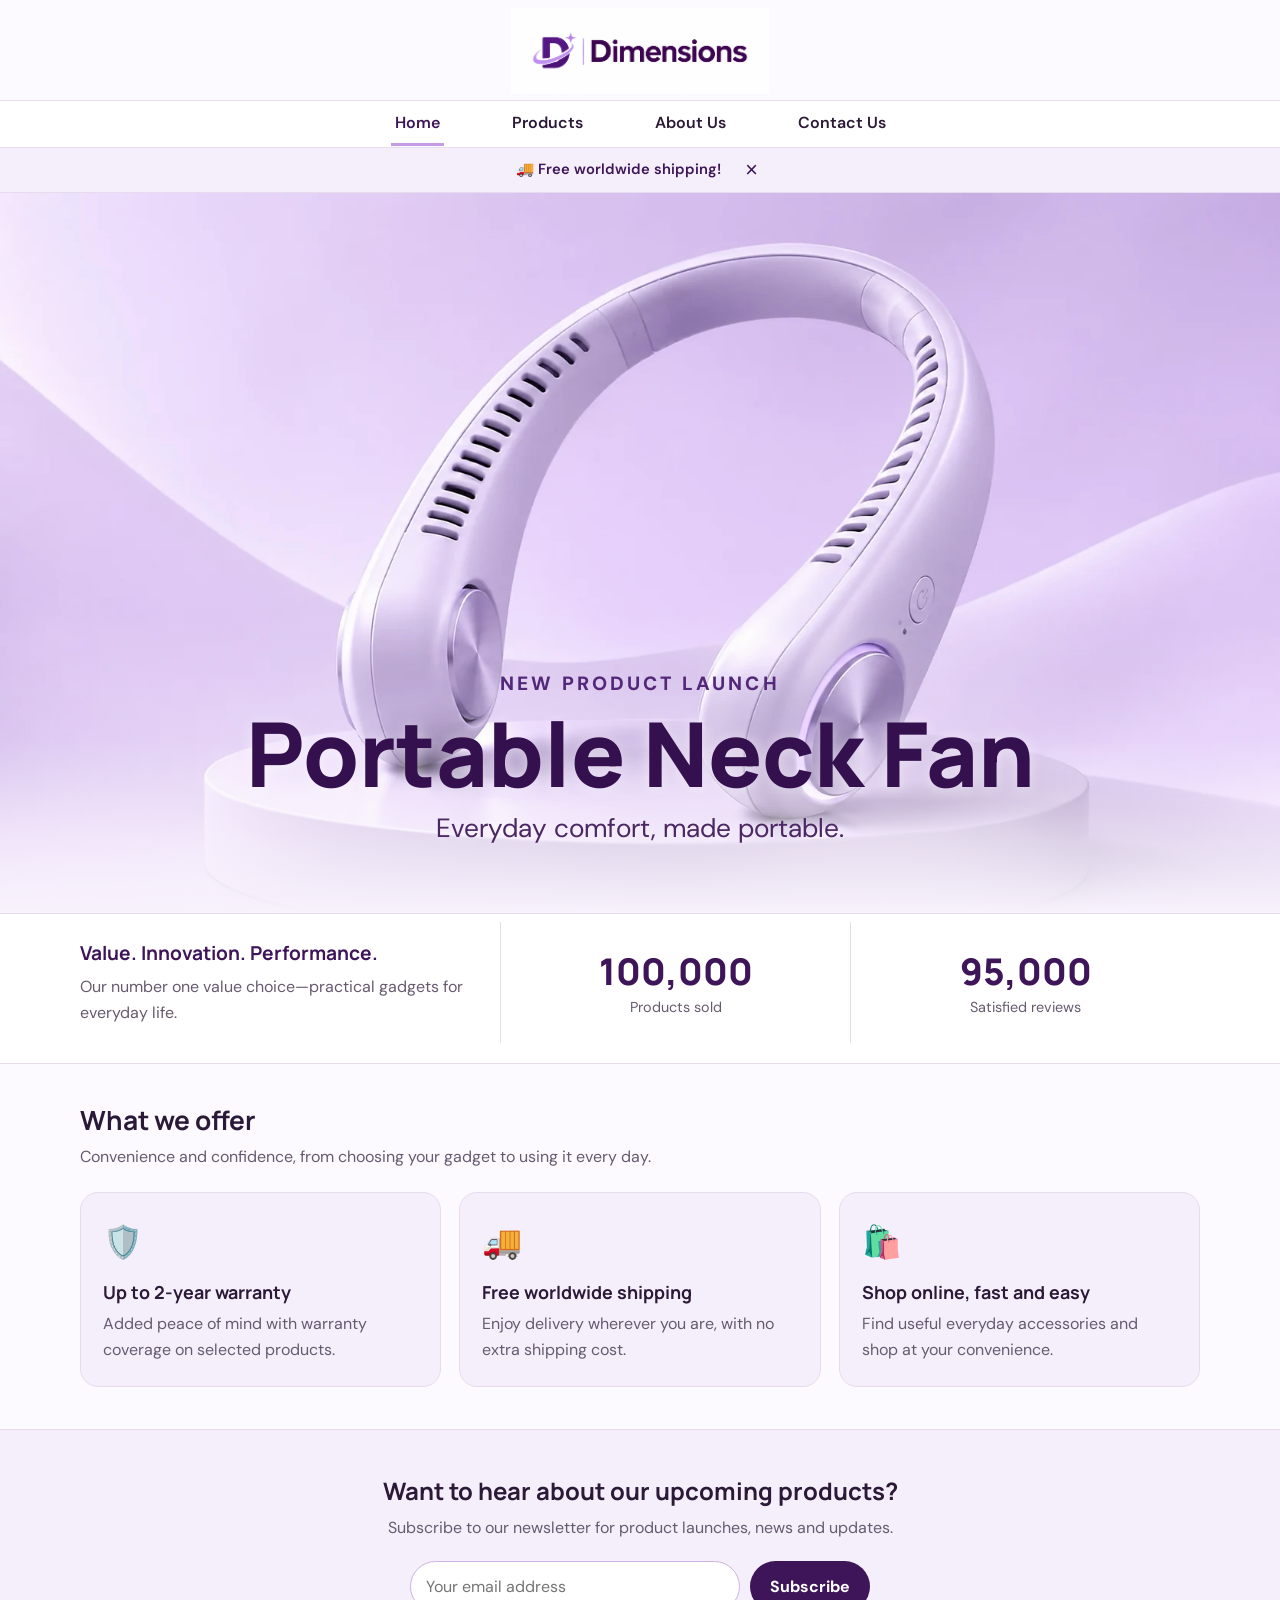
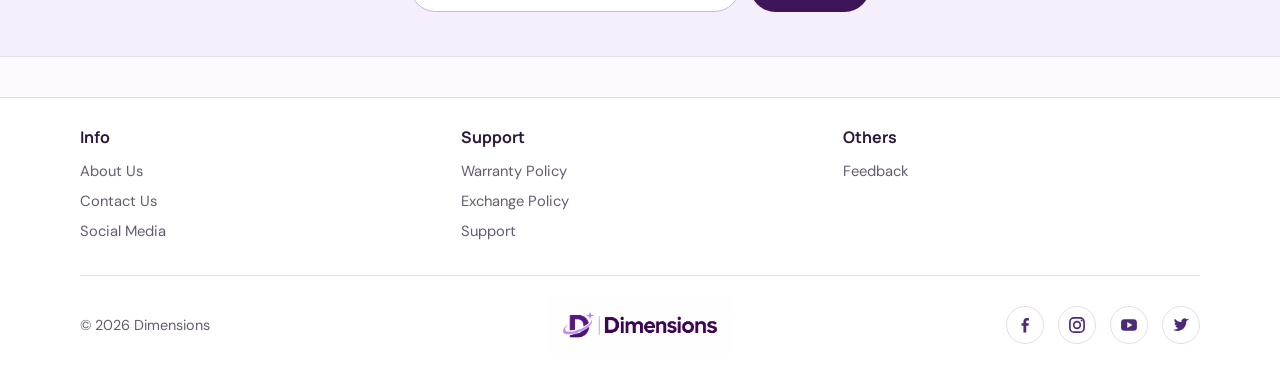
<file: index.html>
<!DOCTYPE html>
<html lang="en">
   <head>
      <meta charset="utf-8"/>
      <meta content="width=device-width, initial-scale=1" name="viewport"/>
      <title>Home | Dimensions</title>
      <meta content="Dimensions everyday technology and accessories." name="description"/>
      <link href="style.css" rel="stylesheet"/>
   </head>
   <body>
      <header class="brand-header container">
         <a aria-label="Dimensions home" href="index.html"><img alt="Dimensions logo" class="brand-logo" src="Images/Logos/dimensions-logo.webp"/></a>
      </header>

      <nav aria-label="Main navigation" class="nav">
         <div class="nav-inner container">
            <a class="active" href="index.html">Home</a>
            <a class="" href="products.html">Products</a>
            <a class="" href="aboutus.html">About Us</a>
            <a class="" href="contactus.html">Contact Us</a>
         </div>
      </nav>
      <div class="shipping" id="shipping-banner">
         <span class="shipping-message">🚚 Free worldwide shipping!</span>
         <button aria-label="Close shipping announcement" class="shipping-close" onclick="document.getElementById(&#x27;shipping-banner&#x27;).remove()" type="button">×</button>
      </div>
      <main>
         <section class="featured-product">
            <div class="featured-hero">
               <img alt="Featured lavender portable neck fan" class="featured-hero-image" src="Images/Heroes/featured-neck-fan.webp"/>
               <div class="featured-hero-overlay">
                  <span class="eyebrow">NEW PRODUCT LAUNCH</span>
                  <h1>Portable Neck Fan</h1>
                  <p>Everyday comfort, made portable.</p>
               </div>
            </div>
         </section>

         <section aria-label="Dimensions highlights" class="home-stats">
            <div class="home-stats-inner container">
               <div class="stat-intro">
                  <strong>Value. Innovation. Performance.</strong>
                  <p>Our number one value choice—practical gadgets for everyday life.</p>
               </div>
               <div class="stat">
                  <strong>100,000</strong>
                  <span>Products sold</span>
               </div>
               <div class="stat">
                  <strong>95,000</strong>
                  <span>Satisfied reviews</span>
               </div>
            </div>
         </section>

         <section class="offer-section container">
            <h2>What we offer</h2>
            <p class="offer-intro">Convenience and confidence, from choosing your gadget to using it every day.</p>
            <div class="offer-grid">
               <article class="offer-card">
                  <div class="offer-icon">🛡️</div>
                  <h3>Up to 2-year warranty</h3>
                  <p>Added peace of mind with warranty coverage on selected products.</p>
               </article>

               <article class="offer-card">
                  <div class="offer-icon">🚚</div>
                  <h3>Free worldwide shipping</h3>
                  <p>Enjoy delivery wherever you are, with no extra shipping cost.</p>
               </article>

               <article class="offer-card">
                  <div class="offer-icon">🛍️</div>
                  <h3>Shop online, fast and easy</h3>
                  <p>Find useful everyday accessories and shop at your convenience.</p>
               </article>
            </div>
         </section>

         <section class="newsletter">
            <h2>Want to hear about our upcoming products?</h2>
            <p>Subscribe to our newsletter for product launches, news and updates.</p>
            <form class="newsletter-form" onsubmit="event.preventDefault(); alert(&#x27;Thanks for subscribing!&#x27;);">
               <input aria-label="Your email address" placeholder="Your email address" required="" type="email"/>
               <button type="submit">Subscribe</button>
            </form>
         </section>
      </main>

      <footer class="footer">
         <div class="footer-main container">
            <div>
               <h3>Info</h3>
               <ul>
                  <li>
                     <a href="aboutus.html">About Us</a>
                  </li>
                  <li>
                     <a href="contactus.html">Contact Us</a>
                  </li>
                  <li>
                     <a href="#">Social Media</a>
                  </li>
               </ul>
            </div>
            <div>
               <h3>Support</h3>
               <ul>
                  <li>
                     <a href="#">Warranty Policy</a>
                  </li>
                  <li>
                     <a href="#">Exchange Policy</a>
                  </li>
                  <li>
                     <a href="#">Support</a>
                  </li>
               </ul>
            </div>
            <div>
               <h3>Others</h3>
               <ul>
                  <li>
                     <a href="#">Feedback</a>
                  </li>
               </ul>
            </div>
         </div>
         <div class="footer-bottom container">
            <div class="copyright">© 2026 Dimensions</div>
            <div class="footer-logo">
               <img alt="Dimensions logo" src="Images/Logos/dimensions-logo.webp"/>
            </div>
            <div aria-label="Social media links" class="socials">
               <a aria-label="Facebook" href="#"><img alt="Facebook" src="Images/Logos/facebook.svg"/></a>
               <a aria-label="Instagram" href="#"><img alt="Instagram" src="Images/Logos/instagram.svg"/></a>
               <a aria-label="YouTube" href="#"><img alt="YouTube" src="Images/Logos/youtube.svg"/></a>
               <a aria-label="Twitter" href="#"><img alt="Twitter" src="Images/Logos/twitter.svg"/></a>
            </div>
         </div>
      </footer>
   </body>
</html>
</file>
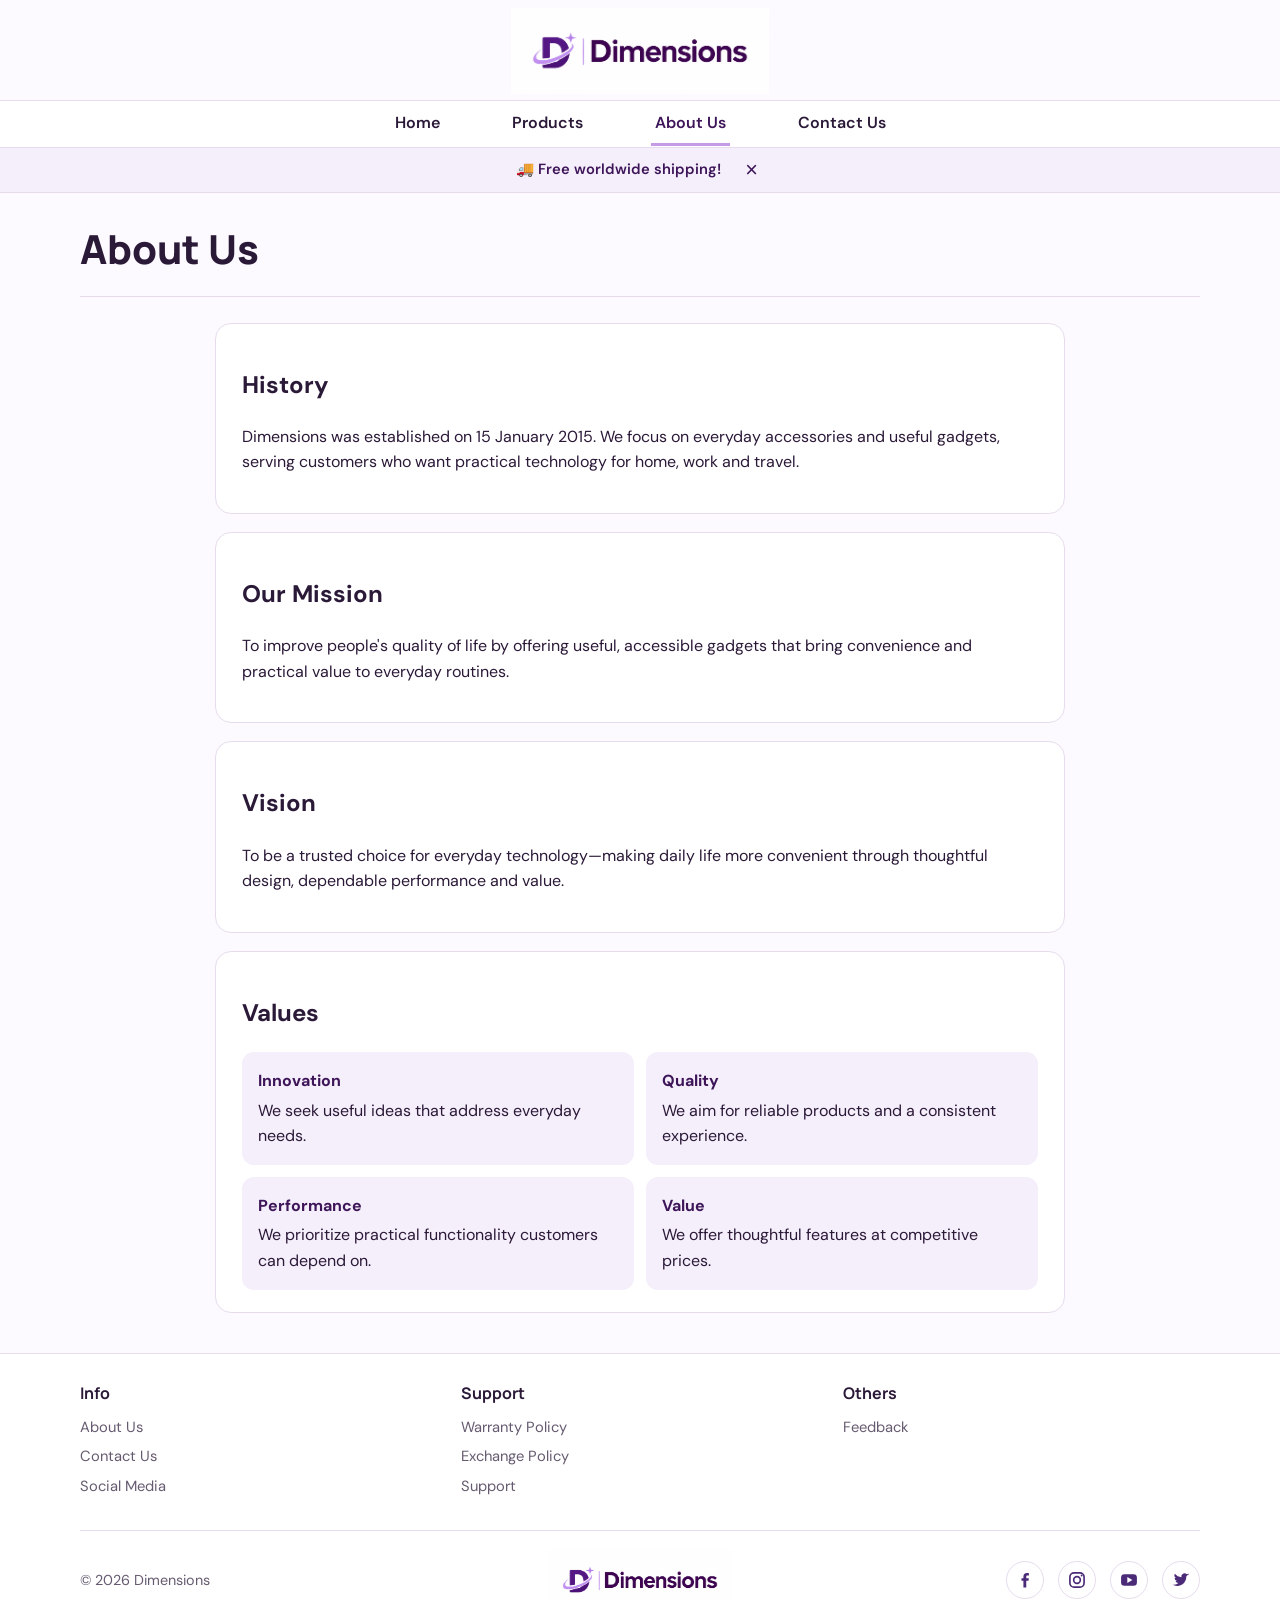
<file: aboutus.html>
<!DOCTYPE html>
<html lang="en">
   <head>
      <meta charset="utf-8"/>
      <meta content="width=device-width, initial-scale=1" name="viewport"/>
      <title>About Us | Dimensions</title>
      <meta content="Dimensions everyday technology and accessories." name="description"/>
      <link href="style.css" rel="stylesheet"/>
   </head>
   <body>
      <header class="brand-header container">
         <a aria-label="Dimensions home" href="index.html"><img alt="Dimensions logo" class="brand-logo" src="Images/Logos/dimensions-logo.webp"/></a>
      </header>

      <nav aria-label="Main navigation" class="nav">
         <div class="nav-inner container">
            <a class="" href="index.html">Home</a>
            <a class="" href="products.html">Products</a>
            <a class="active" href="aboutus.html">About Us</a>
            <a class="" href="contactus.html">Contact Us</a>
         </div>
      </nav>
      <div class="shipping" id="shipping-banner">
         <span class="shipping-message">🚚 Free worldwide shipping!</span>
         <button aria-label="Close shipping announcement" class="shipping-close" onclick="document.getElementById(&#x27;shipping-banner&#x27;).remove()" type="button">×</button>
      </div>
      <main>
         <div class="container">
            <div class="page-title">
               <h1>About Us</h1>
            </div>
            <div class="about-content">
               <section class="about-block">
                  <h2>History</h2>
                  <p>Dimensions was established on 15 January 2015. We focus on everyday accessories and useful gadgets, serving customers who want practical technology for home, work and travel.</p>
               </section>

               <section class="about-block">
                  <h2>Our Mission</h2>
                  <p>To improve people's quality of life by offering useful, accessible gadgets that bring convenience and practical value to everyday routines.</p>
               </section>

               <section class="about-block">
                  <h2>Vision</h2>
                  <p>To be a trusted choice for everyday technology—making daily life more convenient through thoughtful design, dependable performance and value.</p>
               </section>

               <section class="about-block">
                  <h2>Values</h2>
                  <div class="values-list">
                     <div class="value"><strong>Innovation</strong> We seek useful ideas that address everyday needs.</div>
                     <div class="value"><strong>Quality</strong> We aim for reliable products and a consistent experience.</div>
                     <div class="value"><strong>Performance</strong> We prioritize practical functionality customers can depend on.</div>
                     <div class="value"><strong>Value</strong> We offer thoughtful features at competitive prices.</div>
                  </div>
               </section>
            </div>
         </div>
      </main>

      <footer class="footer">
         <div class="footer-main container">
            <div>
               <h3>Info</h3>
               <ul>
                  <li>
                     <a href="aboutus.html">About Us</a>
                  </li>
                  <li>
                     <a href="contactus.html">Contact Us</a>
                  </li>
                  <li>
                     <a href="#">Social Media</a>
                  </li>
               </ul>
            </div>
            <div>
               <h3>Support</h3>
               <ul>
                  <li>
                     <a href="#">Warranty Policy</a>
                  </li>
                  <li>
                     <a href="#">Exchange Policy</a>
                  </li>
                  <li>
                     <a href="#">Support</a>
                  </li>
               </ul>
            </div>
            <div>
               <h3>Others</h3>
               <ul>
                  <li>
                     <a href="#">Feedback</a>
                  </li>
               </ul>
            </div>
         </div>
         <div class="footer-bottom container">
            <div class="copyright">© 2026 Dimensions</div>
            <div class="footer-logo">
               <img alt="Dimensions logo" src="Images/Logos/dimensions-logo.webp"/>
            </div>
            <div aria-label="Social media links" class="socials">
               <a aria-label="Facebook" href="#"><img alt="Facebook" src="Images/Logos/facebook.svg"/></a>
               <a aria-label="Instagram" href="#"><img alt="Instagram" src="Images/Logos/instagram.svg"/></a>
               <a aria-label="YouTube" href="#"><img alt="YouTube" src="Images/Logos/youtube.svg"/></a>
               <a aria-label="Twitter" href="#"><img alt="Twitter" src="Images/Logos/twitter.svg"/></a>
            </div>
         </div>
      </footer>
   </body>
</html>
</file>
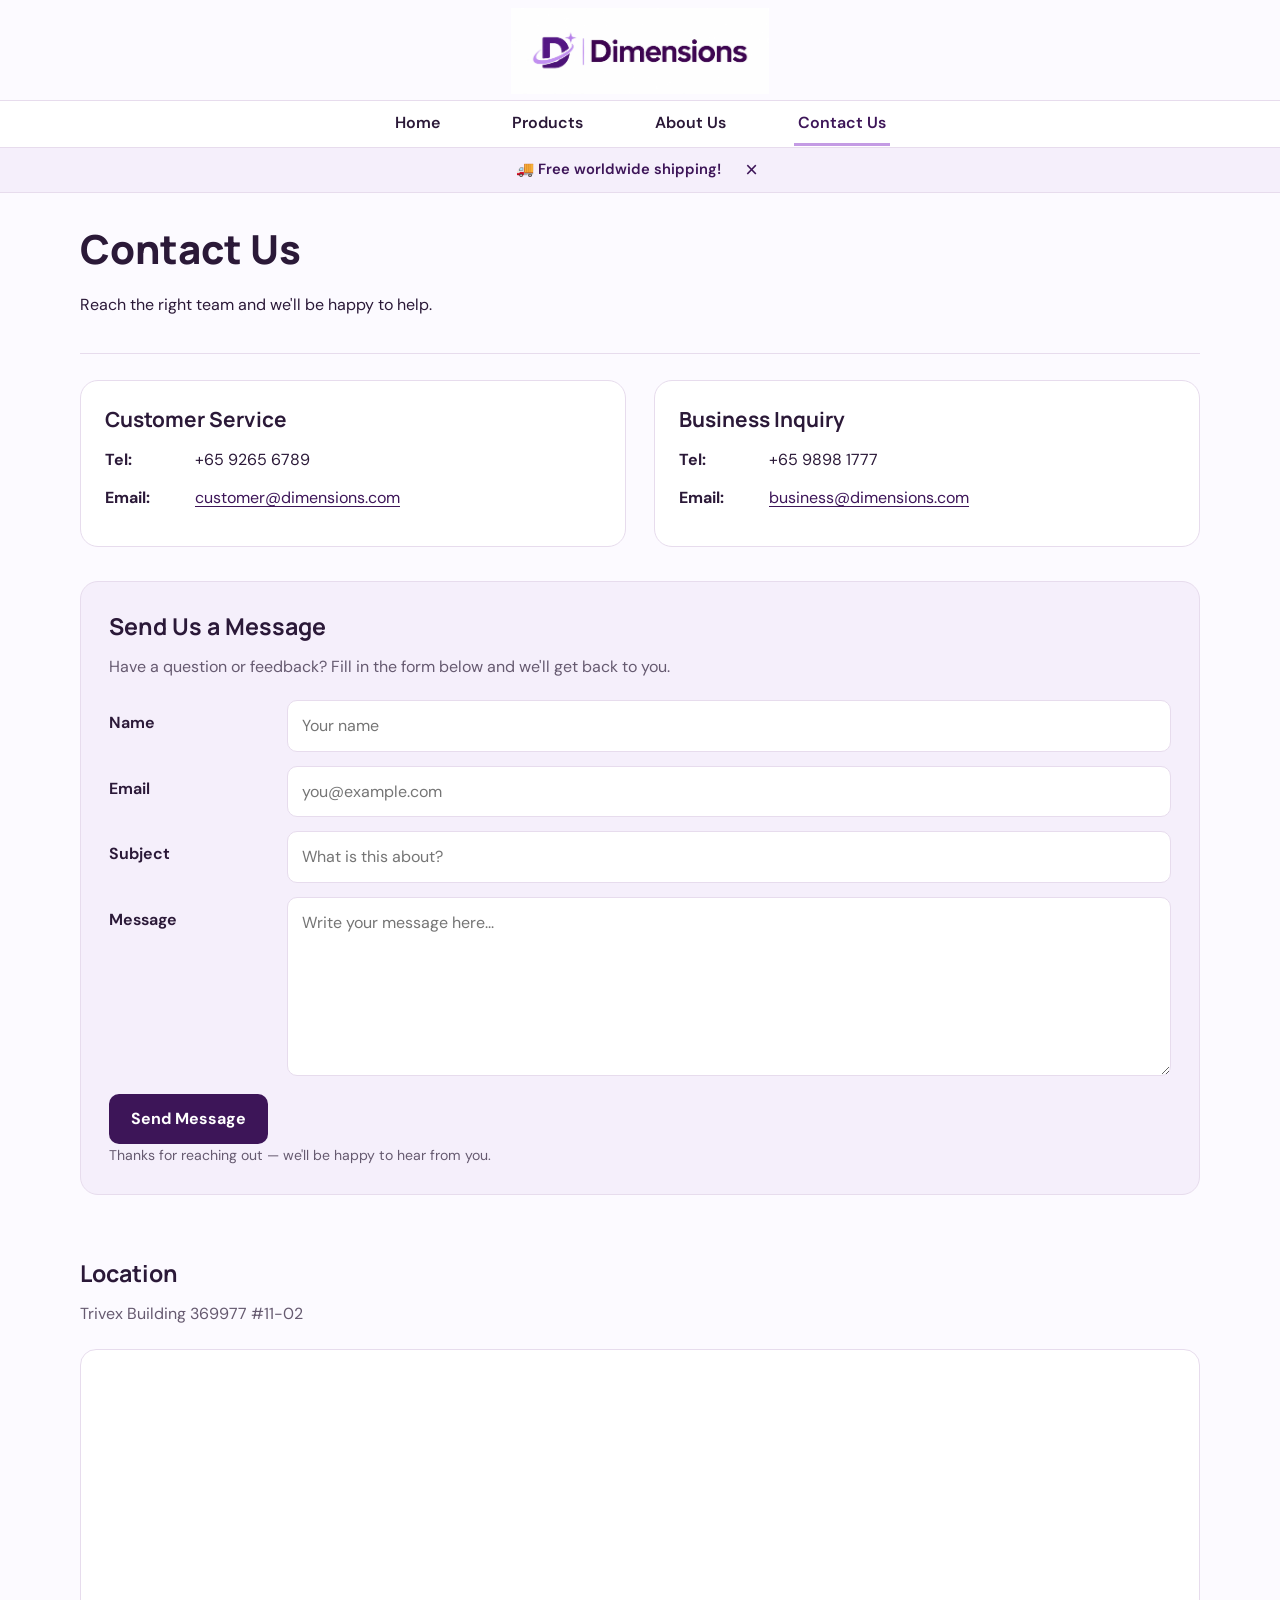
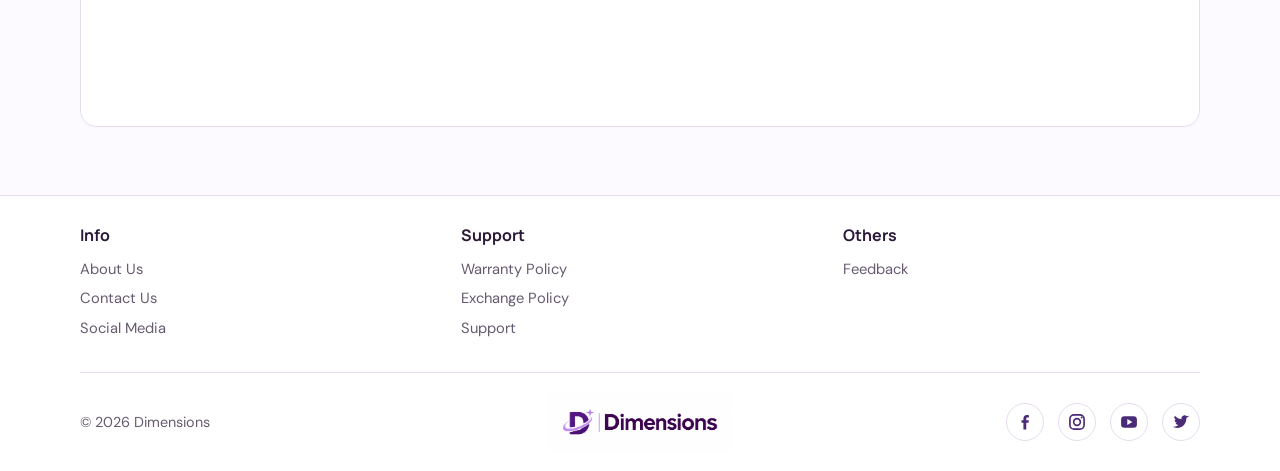
<file: contactus.html>
<!DOCTYPE html>
<html lang="en">
   <head>
      <meta charset="utf-8"/>
      <meta content="width=device-width, initial-scale=1" name="viewport"/>
      <title>Contact Us | Dimensions</title>
      <meta content="Dimensions everyday technology and accessories." name="description"/>
      <link href="style.css" rel="stylesheet"/>
   </head>
   <body>
      <header class="brand-header container">
         <a aria-label="Dimensions home" href="index.html"><img alt="Dimensions logo" class="brand-logo" src="Images/Logos/dimensions-logo.webp"/></a>
      </header>

      <nav aria-label="Main navigation" class="nav">
         <div class="nav-inner container">
            <a class="" href="index.html">Home</a>
            <a class="" href="products.html">Products</a>
            <a class="" href="aboutus.html">About Us</a>
            <a class="active" href="contactus.html">Contact Us</a>
         </div>
      </nav>
      <div class="shipping" id="shipping-banner">
         <span class="shipping-message">🚚 Free worldwide shipping!</span>
         <button aria-label="Close shipping announcement" class="shipping-close" onclick="document.getElementById(&#x27;shipping-banner&#x27;).remove()" type="button">×</button>
      </div>
      <main>
         <div class="container">
            <div class="page-title">
               <h1>Contact Us</h1>
               <p>Reach the right team and we'll be happy to help.</p>
            </div>
            <div class="contact-grid">
               <section class="contact-card">
                  <h2>Customer Service</h2>
                  <div class="contact-line">
                     <strong>Tel:</strong>
                     <span>+65 9265 6789</span>
                  </div>
                  <div class="contact-line">
                     <strong>Email:</strong>
                     <a href="mailto:customer@dimensions.com">customer@dimensions.com</a>
                  </div>
               </section>

               <section class="contact-card">
                  <h2>Business Inquiry</h2>
                  <div class="contact-line">
                     <strong>Tel:</strong>
                     <span>+65 9898 1777</span>
                  </div>
                  <div class="contact-line">
                     <strong>Email:</strong>
                     <a href="mailto:business@dimensions.com">business@dimensions.com</a>
                  </div>
               </section>
            </div>
            <section aria-labelledby="contact-form-heading" class="section contact-form-section">
               <h2 id="contact-form-heading">Send Us a Message</h2>
               <p>Have a question or feedback? Fill in the form below and we'll get back to you.</p>
               <form class="contact-form" id="contact-message-form">
                  <div class="contact-form-grid">
                     <label for="contact-name">Name</label>
                     <input autocomplete="name" id="contact-name" name="name" placeholder="Your name" required="" type="text"/>
                     <label for="contact-email">Email</label>
                     <input autocomplete="email" id="contact-email" name="email" placeholder="you@example.com" required="" type="email"/>
                     <label for="contact-subject">Subject</label>
                     <input id="contact-subject" name="subject" placeholder="What is this about?" required="" type="text"/>
                     <label for="contact-message">Message</label>
                     <textarea id="contact-message" name="message" placeholder="Write your message here..." required="" rows="6"></textarea>
                  </div>
                  <button class="contact-submit" type="submit">Send Message</button>
                  <p class="contact-form-note" id="contact-form-note">Thanks for reaching out — we'll be happy to hear from you.</p>
               </form>
            </section>
            <script>
     document.getElementById('contact-message-form').addEventListener('submit',function(e){e.preventDefault();alert('Thanks for your message!');this.reset();});
    </script>
            <section class="section">
               <h2>Location</h2>
               <p>Trivex Building 369977 #11-02</p>
               <div class="map-wrap">
                  <iframe allowfullscreen="" loading="lazy" referrerpolicy="no-referrer-when-downgrade" src="https://www.google.com/maps?q=Trivex+Building+369977+Singapore&amp;output=embed" title="Map showing Trivex Building, Singapore"></iframe>
               </div>
            </section>
         </div>
      </main>

      <footer class="footer">
         <div class="footer-main container">
            <div>
               <h3>Info</h3>
               <ul>
                  <li>
                     <a href="aboutus.html">About Us</a>
                  </li>
                  <li>
                     <a href="contactus.html">Contact Us</a>
                  </li>
                  <li>
                     <a href="#">Social Media</a>
                  </li>
               </ul>
            </div>
            <div>
               <h3>Support</h3>
               <ul>
                  <li>
                     <a href="#">Warranty Policy</a>
                  </li>
                  <li>
                     <a href="#">Exchange Policy</a>
                  </li>
                  <li>
                     <a href="#">Support</a>
                  </li>
               </ul>
            </div>
            <div>
               <h3>Others</h3>
               <ul>
                  <li>
                     <a href="#">Feedback</a>
                  </li>
               </ul>
            </div>
         </div>
         <div class="footer-bottom container">
            <div class="copyright">© 2026 Dimensions</div>
            <div class="footer-logo">
               <img alt="Dimensions logo" src="Images/Logos/dimensions-logo.webp"/>
            </div>
            <div aria-label="Social media links" class="socials">
               <a aria-label="Facebook" href="#"><img alt="Facebook" src="Images/Logos/facebook.svg"/></a>
               <a aria-label="Instagram" href="#"><img alt="Instagram" src="Images/Logos/instagram.svg"/></a>
               <a aria-label="YouTube" href="#"><img alt="YouTube" src="Images/Logos/youtube.svg"/></a>
               <a aria-label="Twitter" href="#"><img alt="Twitter" src="Images/Logos/twitter.svg"/></a>
            </div>
         </div>
      </footer>
   </body>
</html>
</file>
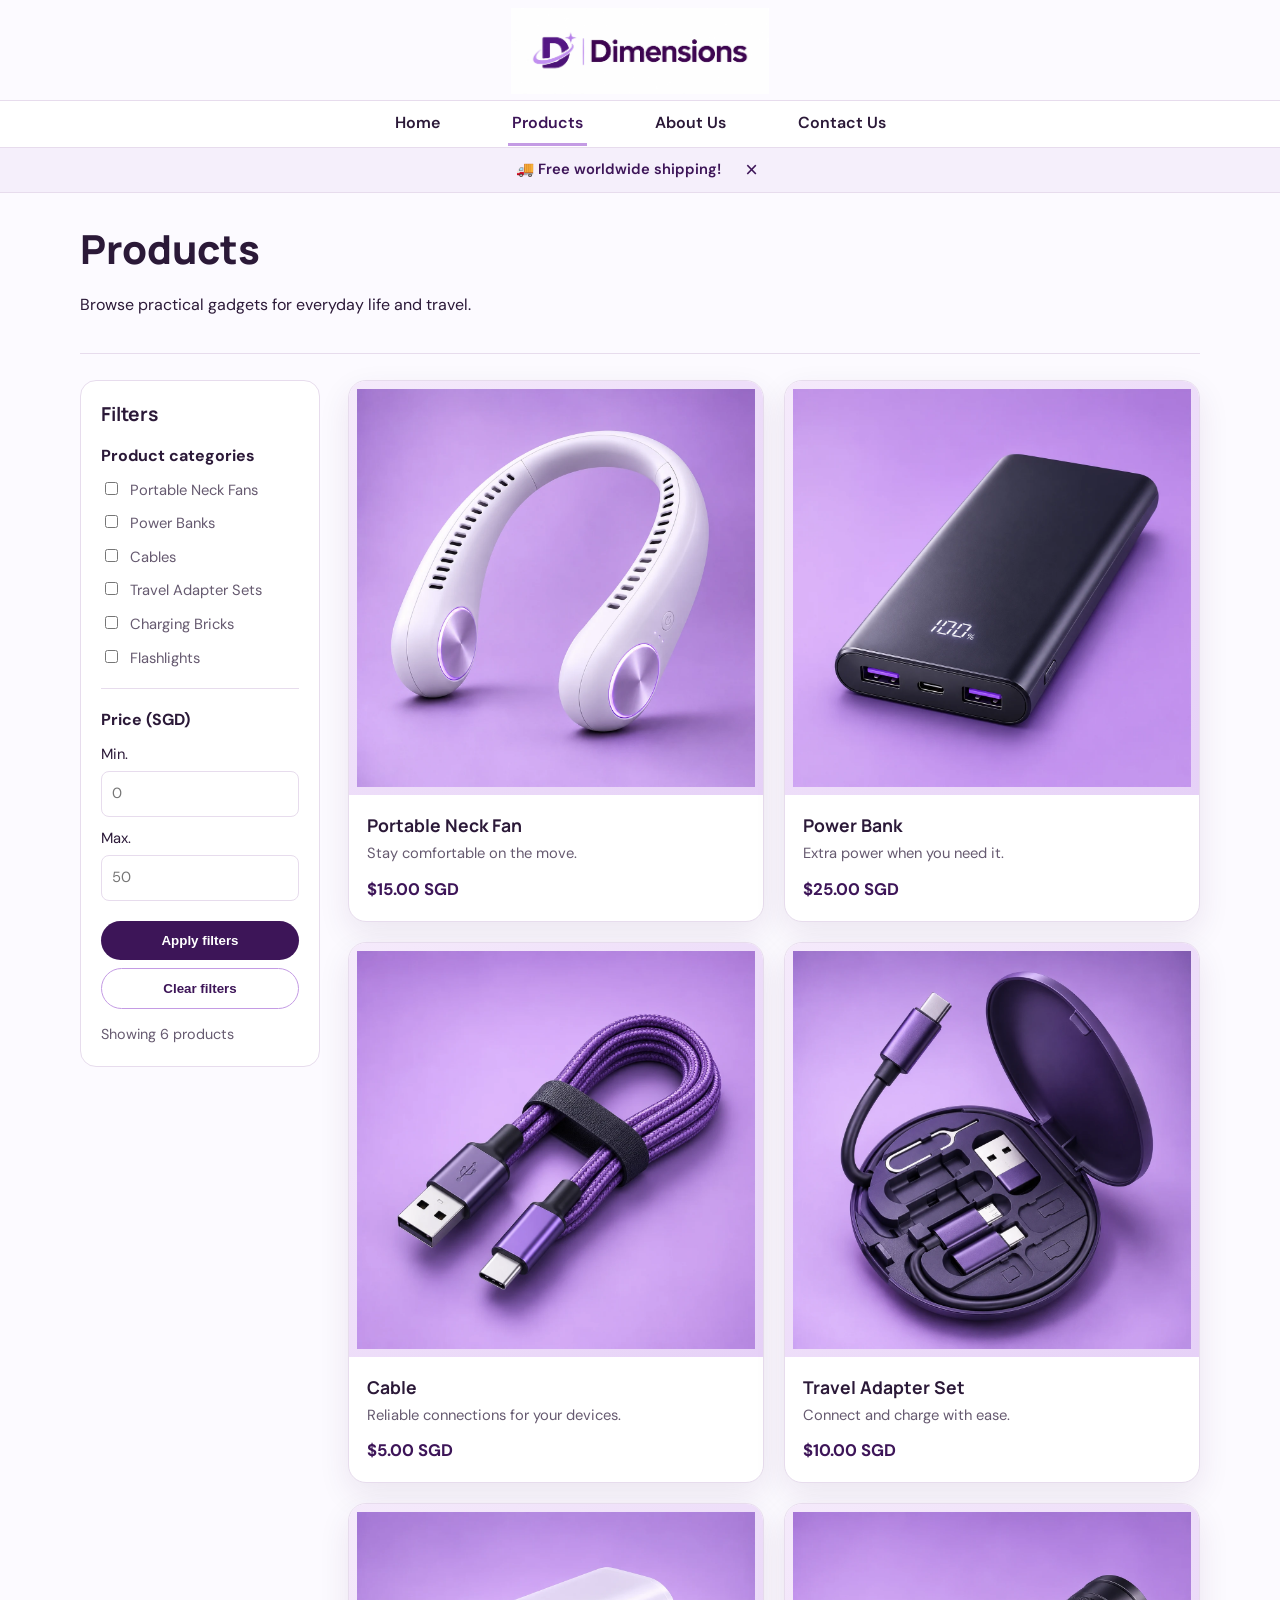
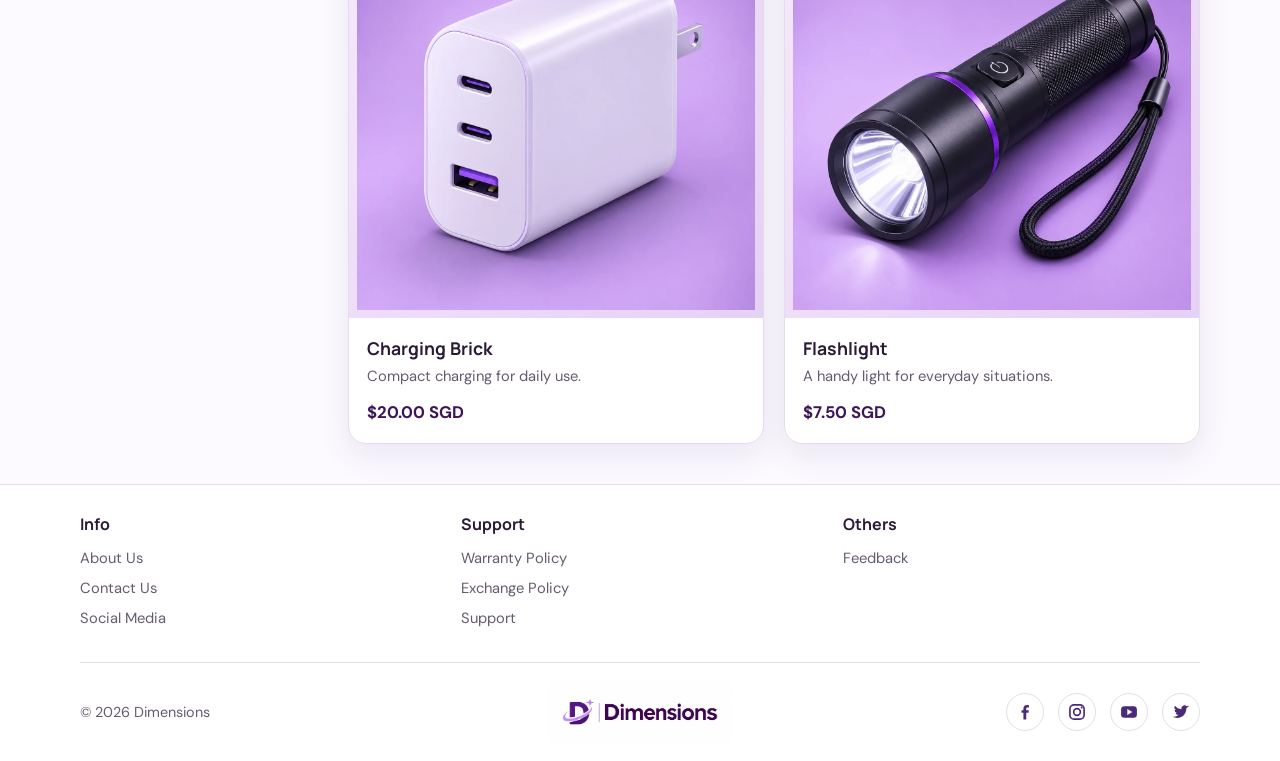
<file: products.html>
<!DOCTYPE html>
<html lang="en">
   <head>
      <meta charset="utf-8"/>
      <meta content="width=device-width, initial-scale=1" name="viewport"/>
      <title>Products | Dimensions</title>
      <meta content="Dimensions everyday technology and accessories." name="description"/>
      <link href="style.css" rel="stylesheet"/>
   </head>
   <body>
      <header class="brand-header container">
         <a aria-label="Dimensions home" href="index.html"><img alt="Dimensions logo" class="brand-logo" src="Images/Logos/dimensions-logo.webp"/></a>
      </header>

      <nav aria-label="Main navigation" class="nav">
         <div class="nav-inner container">
            <a href="index.html">Home</a>
            <a class="active" href="products.html">Products</a>
            <a href="aboutus.html">About Us</a>
            <a href="contactus.html">Contact Us</a>
         </div>
      </nav>
      <div class="shipping" id="shipping-banner">
         <span class="shipping-message">🚚 Free worldwide shipping!</span>
         <button aria-label="Close shipping announcement" class="shipping-close" onclick="document.getElementById(&#x27;shipping-banner&#x27;).remove()" type="button">×</button>
      </div>
      <main>
         <div class="container">
            <div class="page-title">
               <h1>Products</h1>
               <p>Browse practical gadgets for everyday life and travel.</p>
            </div>
            <div class="products-layout">
               <aside aria-label="Product filters" class="filters">
                  <h2>Filters</h2>
                  <strong>Product categories</strong>
                  <label><input class="category-filter" type="checkbox" value="fan"/> Portable Neck Fans</label>
                  <label><input class="category-filter" type="checkbox" value="powerbank"/> Power Banks</label>
                  <label><input class="category-filter" type="checkbox" value="cable"/> Cables</label>
                  <label><input class="category-filter" type="checkbox" value="adapter"/> Travel Adapter Sets</label>
                  <label><input class="category-filter" type="checkbox" value="brick"/> Charging Bricks</label>
                  <label><input class="category-filter" type="checkbox" value="flashlight"/> Flashlights</label>
                  <hr/>
                  <strong>Price (SGD)</strong>
                  <label>Min. <input id="min-price" min="0" placeholder="0" step="0.50" type="number"/></label>
                  <label>Max. <input id="max-price" min="0" placeholder="50" step="0.50" type="number"/></label>
                  <button class="button filter-button" id="apply-filters" type="button">Apply filters</button>
                  <button class="button secondary filter-button" id="clear-filters" type="button">Clear filters</button>
                  <p aria-live="polite" class="filter-status" id="filter-status">Showing 6 products</p>
               </aside>
               <section aria-label="Product results">
                  <div class="product-grid" id="product-grid">
                     <article class="product-card" data-category="fan" data-price="15">
                        <a aria-label="Portable neck fan product" class="product-link" href="#portable-neck-fan">
                           <div class="product-visual">
                              <img alt="Portable neck fan" src="Images/Products/portable-neck-fan.webp"/>
                           </div>
                           <div class="product-info">
                              <h3>Portable Neck Fan</h3>
                              <p>Stay comfortable on the move.</p>
                              <div class="price">$15.00 SGD</div>
                           </div>
                        </a>
                     </article>

                     <article class="product-card" data-category="powerbank" data-price="25">
                        <a aria-label="Power bank product" class="product-link" href="#power-bank">
                           <div class="product-visual">
                              <img alt="Power bank" src="Images/Products/power-bank.webp"/>
                           </div>
                           <div class="product-info">
                              <h3>Power Bank</h3>
                              <p>Extra power when you need it.</p>
                              <div class="price">$25.00 SGD</div>
                           </div>
                        </a>
                     </article>

                     <article class="product-card" data-category="cable" data-price="5">
                        <a aria-label="Cable product" class="product-link" href="#cable">
                           <div class="product-visual">
                              <img alt="Purple braided USB charging cable" src="Images/Products/cable.webp"/>
                           </div>
                           <div class="product-info">
                              <h3>Cable</h3>
                              <p>Reliable connections for your devices.</p>
                              <div class="price">$5.00 SGD</div>
                           </div>
                        </a>
                     </article>

                     <article class="product-card" data-category="adapter" data-price="10">
                        <a aria-label="Travel adapter set product" class="product-link" href="#travel-adapter-set">
                           <div class="product-visual">
                              <img alt="Travel adapter set" src="Images/Products/travel-adapter-set.webp"/>
                           </div>
                           <div class="product-info">
                              <h3>Travel Adapter Set</h3>
                              <p>Connect and charge with ease.</p>
                              <div class="price">$10.00 SGD</div>
                           </div>
                        </a>
                     </article>

                     <article class="product-card" data-category="brick" data-price="20">
                        <a aria-label="Charging brick product" class="product-link" href="#charging-brick">
                           <div class="product-visual">
                              <img alt="Charging brick" src="Images/Products/charging-brick.webp"/>
                           </div>
                           <div class="product-info">
                              <h3>Charging Brick</h3>
                              <p>Compact charging for daily use.</p>
                              <div class="price">$20.00 SGD</div>
                           </div>
                        </a>
                     </article>

                     <article class="product-card" data-category="flashlight" data-price="7.5">
                        <a aria-label="Flashlight product" class="product-link" href="#flashlight">
                           <div class="product-visual">
                              <img alt="Black flashlight with purple accent" src="Images/Products/flashlight.webp"/>
                           </div>
                           <div class="product-info">
                              <h3>Flashlight</h3>
                              <p>A handy light for everyday situations.</p>
                              <div class="price">$7.50 SGD</div>
                           </div>
                        </a>
                     </article>
                  </div>
               </section>
            </div>
         </div>
      </main>

      <footer class="footer">
         <div class="footer-main container">
            <div>
               <h3>Info</h3>
               <ul>
                  <li>
                     <a href="aboutus.html">About Us</a>
                  </li>
                  <li>
                     <a href="contactus.html">Contact Us</a>
                  </li>
                  <li>
                     <a href="#">Social Media</a>
                  </li>
               </ul>
            </div>
            <div>
               <h3>Support</h3>
               <ul>
                  <li>
                     <a href="#">Warranty Policy</a>
                  </li>
                  <li>
                     <a href="#">Exchange Policy</a>
                  </li>
                  <li>
                     <a href="#">Support</a>
                  </li>
               </ul>
            </div>
            <div>
               <h3>Others</h3>
               <ul>
                  <li>
                     <a href="#">Feedback</a>
                  </li>
               </ul>
            </div>
         </div>
         <div class="footer-bottom container">
            <div class="copyright">© 2026 Dimensions</div>
            <div class="footer-logo">
               <img alt="Dimensions logo" src="Images/Logos/dimensions-logo.webp"/>
            </div>
            <div aria-label="Social media links" class="socials">
               <a aria-label="Facebook" href="#"><img alt="Facebook" src="Images/Logos/facebook.svg"/></a>
               <a aria-label="Instagram" href="#"><img alt="Instagram" src="Images/Logos/instagram.svg"/></a>
               <a aria-label="YouTube" href="#"><img alt="YouTube" src="Images/Logos/youtube.svg"/></a>
               <a aria-label="Twitter" href="#"><img alt="Twitter" src="Images/Logos/twitter.svg"/></a>
            </div>
         </div>
      </footer>
      <script>
   (() => {
 const cards = [...document.querySelectorAll('.product-card')];
 const checks = [...document.querySelectorAll('.category-filter')];
 const minInput = document.getElementById('min-price');
 const maxInput = document.getElementById('max-price');
 const status = document.getElementById('filter-status');
 function applyFilters() {
   const selected = checks.filter(c => c.checked).map(c => c.value);
   const min = minInput.value.trim() === '' ? null : Number(minInput.value);
   const max = maxInput.value.trim() === '' ? null : Number(maxInput.value);
   if (min !== null && max !== null && min > max) {
     status.textContent = 'Minimum price cannot be greater than maximum price.';
     return;
   }
   let count = 0;
   cards.forEach(card => {
     const price = Number(card.dataset.price);
     const categoryMatch = selected.length === 0 || selected.includes(card.dataset.category);
     const minMatch = min === null || price >= min;
     const maxMatch = max === null || price <= max;
     const visible = categoryMatch && minMatch && maxMatch;
     card.hidden = !visible;
     if (visible) count++;
   });
   status.textContent = `Showing ${count} product${count === 1 ? '' : 's'}`;
 }
 function markPending() {
   status.textContent = 'Filters changed — click Apply filters to update results.';
 }
 document.getElementById('apply-filters').addEventListener('click', applyFilters);
 checks.forEach(c => c.addEventListener('change', markPending));
 minInput.addEventListener('input', markPending);
 maxInput.addEventListener('input', markPending);
 document.getElementById('clear-filters').addEventListener('click', () => {
   checks.forEach(c => c.checked = false);
   minInput.value = '';
   maxInput.value = '';
   cards.forEach(card => card.hidden = false);
   status.textContent = 'Showing 6 products';
 });
})();
  </script>
   </body>
</html>
</file>
<file: style.css>
@import url('https://fonts.googleapis.com/css2?family=DM+Sans:wght@400;500;600;700&family=Manrope:wght@500;600;700;800&display=swap');
:root
{
    --purple:#eadcf7;
    --purple-2:#d8bdf0;
    --purple-3:#c49be4;
    --ink:#2b1938;
    --muted:#665a70;
    --white:#fff;
    --line:#e7dced;
    --bg:#fcfaff;
    --surface:#f5effb;
    --deep:#3d1558;
    --shadow:0 12px 32px rgba(64,24,86,.09);
}

*
{
    box-sizing:border-box
}

body
{
    margin:0;
    background:var(--bg);
    color:var(--ink);
    font-family:"DM Sans",Arial,sans-serif;
    line-height:1.6
}

a
{
    color:inherit
}

img
{
    max-width:100%
}

.container
{
    width:min(1120px,92%);
    margin-inline:auto
}

.brand-header
{
    padding:22px 0 18px;
    text-align:center
}

.brand-logo
{
    width:min(560px,86vw);
    height:auto;
    max-height:145px;
    object-fit:contain;
    display:block;
    margin:auto
}

.nav
{
    border-top:1px solid var(--line);
    border-bottom:1px solid var(--line);
    background:#fff
}

.nav-inner
{
    display:flex;
    justify-content:center;
    gap:clamp(18px,5vw,70px);
    align-items:center;
    min-height:58px
}

.nav a
{
    text-decoration:none;
    color:var(--ink);
    font-weight:600;
    padding:12px 4px;
    border-bottom:3px solid transparent
}

.nav a:hover,.nav a.active
{
    border-color:var(--purple-3);
    color:var(--deep)
}

.shipping
{
    background:var(--surface);
    text-align:center;
    padding:9px 14px;
    font-size:.92rem;
    color:var(--deep);
    border-bottom:1px solid var(--line)
}

.shipping span
{
    margin-right:8px
}

.page-title
{
    padding:28px 0 20px;
    border-bottom:1px solid var(--line);
    margin-bottom:26px
}

.page-title h1
{
    font:800 clamp(1.7rem,3.5vw,2.5rem) Manrope,sans-serif;
    margin:0
}

.section
{
    padding:28px 0
}

.section h2
{
    font:700 1.45rem Manrope,sans-serif;
    margin:0 0 12px
}

.section p
{
    color:var(--muted);
    max-width:70ch;
    margin:0
}

.hero
{
    position:relative;
    min-height:420px;
    overflow:hidden;
    border-radius:0 0 24px 24px;
    background:linear-gradient(120deg,#f5eafd,#e3c9f6 50%,#f7efff);
    display:flex;
    align-items:center
}

.hero::before,.hero::after
{
    content:"";
    position:absolute;
    border-radius:50%;
    filter:blur(1px);
    opacity:.5
}

.hero::before
{
    width:340px;
    height:340px;
    background:#cda9ed;
    right:6%;
    top:-90px
}

.hero::after
{
    width:220px;
    height:220px;
    background:#fff;
    right:22%;
    bottom:-85px
}

.hero-content
{
    position:relative;
    z-index:1;
    padding:54px 0;
    max-width:620px
}

.eyebrow
{
    letter-spacing:.13em;
    text-transform:uppercase;
    color:#674583;
    font-size:.78rem;
    font-weight:700
}

.hero h1
{
    font:800 clamp(2.25rem,5vw,4.4rem)/1.06 Manrope,sans-serif;
    margin:12px 0 18px
}

.hero p
{
    font-size:1.08rem;
    color:#54445f;
    max-width:54ch
}

.button
{
    display:inline-block;
    margin-top:20px;
    padding:12px 22px;
    border-radius:999px;
    background:var(--deep);
    color:#fff;
    text-decoration:none;
    font-weight:700
}

.button.secondary
{
    background:transparent;
    color:var(--deep);
    border:1px solid var(--purple-3)
}

.stats
{
    display:grid;
    grid-template-columns:repeat(3,1fr);
    gap:16px;
    padding:28px 0
}

.stat
{
    padding:22px;
    background:white;
    border:1px solid var(--line);
    border-radius:16px;
    text-align:center
}

.stat strong
{
    display:block;
    font:800 1.6rem Manrope,sans-serif
}

.stat span
{
    color:var(--muted);
    font-size:.9rem
}

.features
{
    display:grid;
    grid-template-columns:repeat(3,1fr);
    gap:18px
}

.feature
{
    padding:22px;
    background:var(--surface);
    border-radius:18px
}

.feature .symbol
{
    font-size:1.8rem
}

.feature h3
{
    margin:8px 0;
    font:700 1.1rem Manrope,sans-serif
}

.newsletter
{
    background:var(--surface);
    padding:42px 20px;
    text-align:center;
    border-top:1px solid var(--line);
    border-bottom:1px solid var(--line)
}

.newsletter h2
{
    font:700 1.5rem Manrope,sans-serif;
    margin:0 0 8px
}

.newsletter p
{
    color:var(--muted)
}

.newsletter-form
{
    display:flex;
    max-width:460px;
    margin:20px auto 0;
    gap:10px
}

.newsletter-form input
{
    flex:1;
    min-width:0;
    border:1px solid #cbb4df;
    border-radius:999px;
    padding:12px 15px;
    background:white;
    font:inherit
}

.newsletter-form button
{
    border:0;
    border-radius:999px;
    background:var(--deep);
    color:white;
    padding:12px 20px;
    font-family:inherit;
    font-weight:700;
    font-size:1rem;
    cursor:pointer
}

.products-layout
{
    display:grid;
    grid-template-columns:240px 1fr;
    gap:28px
}

.filters
{
    background:#fff;
    border:1px solid var(--line);
    border-radius:16px;
    padding:20px;
    height:max-content
}

.filters h2
{
    font:700 1.2rem Manrope;
    margin:0 0 16px
}

.filters label
{
    display:block;
    margin:10px 0;
    color:var(--muted);
    font-size:.92rem
}

.filters input[type=checkbox]
{
    accent-color:var(--deep);
    margin-right:8px
}

.filters input[type=number]
{
    width:100%;
    border:1px solid var(--line);
    border-radius:8px;
    padding:10px;
    margin-top:5px
}

.product-grid
{
    display:grid;
    grid-template-columns:repeat(2,minmax(0,1fr));
    gap:20px
}

.product-card
{
    background:#fff;
    border:1px solid var(--line);
    border-radius:18px;
    overflow:hidden;
    box-shadow:var(--shadow)
}

.product-visual
{
    aspect-ratio:1/1;
    min-height:280px;
    display:grid;
    place-items:center;
    background:linear-gradient(135deg,#f5eafb,#e6d1f7);
    overflow:visible;
    padding:8px
}

.product-visual img
{
    width:100%;
    height:100%;
    max-width:100%;
    max-height:100%;
    object-fit:contain;
    object-position:center;
    display:block;
    padding:0;
    overflow:visible
}

.product-visual .shape
{
    width:80px;
    height:120px;
    border:2px solid #8b65b2;
    border-radius:28px;
    display:grid;
    place-items:center;
    background:rgba(255,255,255,.45);
    font-size:2rem
}

.product-card:nth-child(2) .shape
{
    width:120px;
    height:80px;
    border-radius:16px
}

.product-card:nth-child(3) .shape
{
    width:120px;
    height:36px;
    border-radius:20px
}

.product-card:nth-child(4) .shape
{
    width:70px;
    height:90px;
    border-radius:14px
}

.product-card:nth-child(5) .shape
{
    width:90px;
    height:80px;
    border-radius:16px
}

.product-card:nth-child(6) .shape
{
    width:60px;
    height:130px;
    border-radius:18px
}

.product-info
{
    padding:18px
}

.product-info h3
{
    font:700 1.1rem Manrope;
    margin:0 0 5px
}

.product-info p
{
    margin:0;
    color:var(--muted);
    font-size:.92rem
}

.product-info .price
{
    margin-top:10px;
    color:var(--deep);
    font-weight:700
}

.about-content
{
    max-width:850px;
    margin:auto
}

.about-block
{
    padding:22px 26px;
    margin:18px 0;
    background:white;
    border:1px solid var(--line);
    border-radius:16px
}

.values-list
{
    display:grid;
    grid-template-columns:repeat(2,1fr);
    gap:12px;
    margin-top:16px
}

.value
{
    background:var(--surface);
    padding:16px;
    border-radius:12px
}

.value strong
{
    display:block;
    color:var(--deep);
    margin-bottom:4px
}

.contact-grid
{
    display:grid;
    grid-template-columns:1fr 1fr;
    gap:28px
}

.contact-card
{
    background:#fff;
    border:1px solid var(--line);
    border-radius:18px;
    padding:24px
}

.contact-card h2
{
    font:700 1.3rem Manrope;
    margin:0 0 14px
}

.contact-line
{
    display:grid;
    grid-template-columns:80px 1fr;
    gap:10px;
    margin:12px 0
}

.contact-line a
{
    color:var(--deep);
    text-decoration:underline;
    text-underline-offset:3px;
    overflow-wrap:anywhere
}

.map-wrap
{
    margin-top:22px;
    background:white;
    border:1px solid var(--line);
    border-radius:16px;
    padding:14px
}

.map-wrap iframe
{
    width:100%;
    height:340px;
    border:0;
    border-radius:10px
}

.footer
{
    margin-top:40px;
    background:#fff;
    border-top:1px solid var(--line)
}

.footer-main
{
    display:grid;
    grid-template-columns:repeat(3,1fr);
    gap:24px;
    padding:28px 0
}

.footer h3
{
    font:700 1rem Manrope;
    margin:0 0 10px
}

.footer ul
{
    list-style:none;
    margin:0;
    padding:0
}

.footer li
{
    margin:4px 0
}

.footer a
{
    text-decoration:none;
    color:var(--muted);
    font-size:.92rem
}

.footer a:hover
{
    color:var(--deep);
    text-decoration:underline
}

.footer-bottom
{
    border-top:1px solid var(--line);
    display:grid;
    grid-template-columns:1fr 1fr 1fr;
    align-items:center;
    padding:18px 0;
    gap:10px
}

.footer-bottom .copyright
{
    font-size:.9rem;
    color:var(--muted)
}

.footer-logo
{
    text-align:center
}

.footer-logo img
{
    width:min(230px,52vw);
    height:auto;
    max-height:62px;
    object-fit:contain;
    display:block;
    margin:auto
}

.socials
{
    display:flex;
    justify-content:flex-end;
    gap:14px
}

.socials a
{
    display:grid;
    place-items:center;
    width:38px;
    height:38px;
    border:1px solid var(--line);
    border-radius:50%;
    background:#fff;
    transition:transform .2s,background .2s
}

.socials a:hover
{
    transform:translateY(-2px);
    background:#f3e9fb
}

.socials img
{
    width:20px;
    height:20px;
    display:block;
    object-fit:contain
}

@media(max-width:760px)
{
    .nav-inner
    {
        gap:0;
        justify-content:space-around;
        min-height:52px
    }

    .nav a
    {
        font-size:.88rem;
        padding:10px 3px
    }

    .hero
    {
        min-height:340px
    }

    .stats,.features,.contact-grid
    {
        grid-template-columns:1fr
    }

    .products-layout
    {
        grid-template-columns:1fr
    }

    .product-grid
    {
        grid-template-columns:repeat(2,minmax(0,1fr))
    }

    .footer-main
    {
        grid-template-columns:1fr 1fr
    }

    .footer-bottom
    {
        grid-template-columns:1fr;
        text-align:center
    }

    .socials
    {
        justify-content:center
    }

}

@media(max-width:480px)
{
    .product-grid
    {
        grid-template-columns:1fr
    }

    .newsletter-form
    {
        flex-direction:column
    }

    .footer-main
    {
        grid-template-columns:1fr
    }

    .contact-line
    {
        grid-template-columns:65px 1fr
    }

}

/* Updated Dimensions home layout and branded header */ .brand-logo
{
    width:min(560px,86vw);
    max-height:132px;
    object-fit:contain
}

.shipping
{
    position:relative;
    display:flex;
    align-items:center;
    justify-content:center;
    gap:10px;
    padding:9px 44px;
    background:var(--surface);
    color:var(--deep);
    border-bottom:1px solid var(--line);
    min-height:42px
}

.shipping-message
{
    font-weight:600
}

.shipping-close
{
    position:static;
    transform:none;
    border:0;
    background:transparent;
    color:var(--deep);
    font-size:1.35rem;
    line-height:1;
    padding:2px 6px;
    cursor:pointer;
    border-radius:6px;
    flex:0 0 auto
}

.shipping-close:hover,.shipping-close:focus-visible
{
    background:#e7d5f5;
    outline:2px solid #a978d0;
    outline-offset:1px
}

.featured-product
{
    background:#f2e5fb;
    overflow:hidden;
    border-bottom:1px solid var(--line)
}

.featured-hero
{
    position:relative;
    width:100%;
    min-height:0;
    height:auto;
    overflow:hidden;
    display:flex;
    align-items:center;
    justify-content:center;
    background:#ead7f8
}

.featured-hero-image
{
    display:block;
    width:100%;
    height:auto;
    max-width:none;
    object-fit:contain;
    object-position:center;
    background:#ead7f8
}

.featured-hero-overlay
{
    position:absolute;
    inset:0;
    display:flex;
    flex-direction:column;
    align-items:center;
    justify-content:center;
    text-align:center;
    padding:28px;
    color:#35104e;
    background:linear-gradient(180deg,rgba(255,255,255,.06) 25%,rgba(248,241,255,.25) 60%,rgba(255,255,255,.2));
}

.featured-hero-overlay .eyebrow
{
    font-size:.82rem;
    font-weight:800;
    letter-spacing:.16em;
    text-transform:uppercase;
    margin-bottom:10px;
    color:#532879
}

.featured-hero-overlay h1
{
    font:800 clamp(2.3rem,5vw,4.2rem)/1.08 Manrope,sans-serif;
    margin:0 0 10px;
    color:#35104e;
    text-shadow:0 1px 14px rgba(255,255,255,.5)
}

.featured-hero-overlay p
{
    font-size:clamp(1rem,1.8vw,1.2rem);
    margin:0;
    color:#4b2764;
    text-shadow:0 1px 10px rgba(255,255,255,.6)
}

.home-stats
{
    width:100%;
    background:#f2e5fb;
    padding:26px 0;
    border-bottom:1px solid var(--line);
    align-items:stretch
}

.home-stats-inner
{
    display:grid;
    grid-template-columns:1.2fr 1fr 1fr;
    gap:0;
    align-items:stretch
}

.stat-intro
{
    padding:18px 26px 18px 0;
    display:flex;
    flex-direction:column;
    justify-content:center
}

.stat-intro strong
{
    font:700 1.2rem Manrope;
    color:var(--deep)
}

.stat-intro p
{
    margin:8px 0 0;
    color:var(--muted)
}

.home-stats .stat
{
    border:0;
    border-radius:0;
    background:transparent;
    border-left:1px solid var(--line);
    display:flex;
    flex-direction:column;
    justify-content:center;
    padding:18px
}

.home-stats .stat strong
{
    font-size:clamp(1.7rem,3vw,2.3rem);
    color:var(--deep)
}

.offer-section
{
    padding:38px 0 42px
}

.offer-section h2
{
    font:700 1.65rem Manrope;
    margin:0 0 6px
}

.offer-intro
{
    color:var(--muted);
    margin:0 0 22px
}

.offer-grid
{
    display:grid;
    grid-template-columns:repeat(3,1fr);
    gap:18px
}

.offer-card
{
    background:var(--surface);
    border:1px solid var(--line);
    border-radius:18px;
    padding:24px 22px
}

.offer-icon
{
    font-size:2rem
}

.offer-card h3
{
    font:700 1.12rem Manrope;
    margin:12px 0 7px
}

.offer-card p
{
    margin:0;
    color:var(--muted)
}

.newsletter
{
    padding:44px 20px
}

.newsletter h2
{
    max-width:650px;
    margin-inline:auto
}

.newsletter p
{
    margin:8px auto;
    max-width:600px
}

@media(max-width:760px)
{
    .featured-hero
    {
        min-height:0;
        height:auto
    }

    .featured-hero-image
    {
        width:100%;
        height:auto;
        object-fit:contain;
        object-position:center
    }

    .featured-hero-overlay
    {
        padding:20px
    }

    .home-stats-inner
    {
        grid-template-columns:1fr
    }

    .home-stats .stat
    {
        border-left:0;
        border-top:1px solid var(--line)
    }

    .stat-intro
    {
        padding:16px
    }

    .offer-grid
    {
        grid-template-columns:1fr
    }

    .neckfan
    {
        transform:scale(.85) rotate(-7deg)
    }

}

/* Product filtering controls and card links */ .product-link
{
    display:block;
    color:inherit;
    text-decoration:none;
    height:100%
}

.product-card[hidden]
{
    display:none!important
}

.product-info .price
{
    font-size:1.05rem
}

.filters input[type=number]
{
    font:inherit
}

.filter-button
{
    display:block;
    width:100%;
    text-align:center;
    cursor:pointer;
    border:0
}

.filter-button.secondary
{
    margin-top:8px
}

.filter-status
{
    margin:14px 0 0;
    color:var(--muted);
    font-size:.9rem
}

.filters label:has(input[type=number])
{
    color:var(--ink)
}

.filters hr
{
    border:0;
    border-top:1px solid var(--line);
    margin:18px 0
}

/* Compact shared header */ .brand-header
{
    padding:8px 0 6px
}

.brand-logo
{
    width:min(440px,78vw);
    max-height:86px
}

.nav-inner
{
    min-height:46px
}

.nav a
{
    padding:8px 4px
}

/* Product cards: keep full product imagery visible without cropping */ .product-visual img
{
    object-fit:contain!important;
    object-position:center!important
}

@media(max-width:760px)
{
    .product-visual
    {
        min-height:0;
        aspect-ratio:1/1;
        padding:5px
    }

}

/* Refined home hero: larger title anchored bottom-center with a softer transition into stats */ .featured-product
{
    background:#f8f2fc;
    border-bottom:0
}

.featured-hero
{
    background:#f8f2fc;
    position:relative
}

.featured-hero-image
{
    background:#f8f2fc
}

.featured-hero-overlay
{
    justify-content:flex-end;
    padding:clamp(24px,5vw,64px) 20px clamp(32px,5vw,70px);
    background:linear-gradient(180deg,rgba(248,242,252,0) 55%,rgba(248,242,252,.12) 68%,rgba(248,242,252,.84) 88%,#f8f2fc 100%)
}

.featured-hero-overlay .eyebrow
{
    font-size:clamp(.95rem,1.6vw,1.2rem);
    margin-bottom:8px
}

.featured-hero-overlay h1
{
    font-size:clamp(3rem,7vw,6.5rem);
    line-height:1.02;
    margin-bottom:8px
}

.featured-hero-overlay p
{
    font-size:clamp(1.2rem,2.4vw,1.65rem)
}

.home-stats
{
    background:#f8f2fc;
    padding-top:20px;
    border-bottom:1px solid #eadff1
}

@media(max-width:760px)
{
    .featured-hero-overlay
    {
        padding:18px 16px 32px;
        background:linear-gradient(180deg,rgba(248,242,252,0) 40%,rgba(248,242,252,.25) 55%,rgba(248,242,252,.9) 84%,#f8f2fc 100%)
    }

    .featured-hero-overlay h1
    {
        font-size:clamp(2.5rem,10vw,4rem)
    }

    .featured-hero-overlay p
    {
        font-size:clamp(1rem,4vw,1.3rem)
    }

}

/* Seamless featured hero -> statistics transition */ .featured-hero
{
    background:#f8f2fc;
}

.featured-hero-image
{
    -webkit-mask-image:linear-gradient(to bottom, #000 0%, #000 66%, rgba(0,0,0,.82) 76%, rgba(0,0,0,.45) 86%, transparent 100%);
    mask-image:linear-gradient(to bottom, #000 0%, #000 66%, rgba(0,0,0,.82) 76%, rgba(0,0,0,.45) 86%, transparent 100%);
}

.featured-hero-overlay
{
    background:linear-gradient(to bottom, transparent 58%, rgba(248,242,252,.24) 73%, rgba(248,242,252,.72) 87%, #f8f2fc 100%);
}

.home-stats
{
    background:#f8f2fc;
    border-top:0;
    border-bottom-color:rgba(92,49,128,.12);
    padding-top:8px;
}

/* Homepage: white statistics section with a clear separator below the hero */ .featured-product
{
    border-bottom:1px solid var(--line)!important;
}

.featured-hero-image
{
    -webkit-mask-image:none!important;
    mask-image:none!important;
}

.featured-hero-overlay
{
    background:linear-gradient(to bottom,transparent 58%,rgba(248,242,252,.18) 76%,rgba(248,242,252,.72) 90%,#f8f2fc 100%)!important;
}

.home-stats
{
    background:#fff!important;
    border-top:0!important;
    border-bottom:1px solid var(--line)!important;
    padding:8px 0 20px!important;
}

.home-stats .stat
{
    background:#fff!important;
}

/* Contact page message form */ .contact-form-section
{
    margin:34px 0;
    padding:28px;
    background:var(--surface);
    border:1px solid var(--line);
    border-radius:18px
}

.contact-form-section>p
{
    color:var(--muted);
    margin:8px 0 20px
}

.contact-form-grid
{
    display:grid;
    grid-template-columns:160px minmax(0,1fr);
    gap:14px 18px;
    align-items:start
}

.contact-form-grid label
{
    font-weight:650;
    padding-top:10px
}

.contact-form-grid input,.contact-form-grid textarea
{
    width:100%;
    min-width:0;
    box-sizing:border-box;
    font:inherit;
    padding:12px 14px;
    border:1px solid var(--line);
    border-radius:10px;
    background:#fff;
    color:var(--ink)
}

.contact-form-grid textarea
{
    resize:vertical;
    min-height:140px
}

.contact-form-grid input:focus,.contact-form-grid textarea:focus
{
    outline:2px solid #a978d0;
    outline-offset:1px;
    border-color:#a978d0
}

.contact-submit
{
    margin-top:18px;
    padding:12px 22px;
    border:0;
    border-radius:10px;
    background:var(--deep);
    color:#fff;
    font:inherit;
    font-weight:700;
    cursor:pointer
}

.contact-submit:hover
{
    filter:brightness(1.1)
}

.contact-form-note
{
    font-size:.88rem;
    color:var(--muted);
    margin:28px 0 0
}

@media(max-width:640px)
{
    .contact-form-section
    {
        padding:20px
    }

    .contact-form-grid
    {
        grid-template-columns:1fr;
        gap:8px
    }

    .contact-form-grid label
    {
        padding-top:4px
    }

    .contact-form-grid input,.contact-form-grid textarea
    {
        margin-bottom:10px
    }

}
</file>
